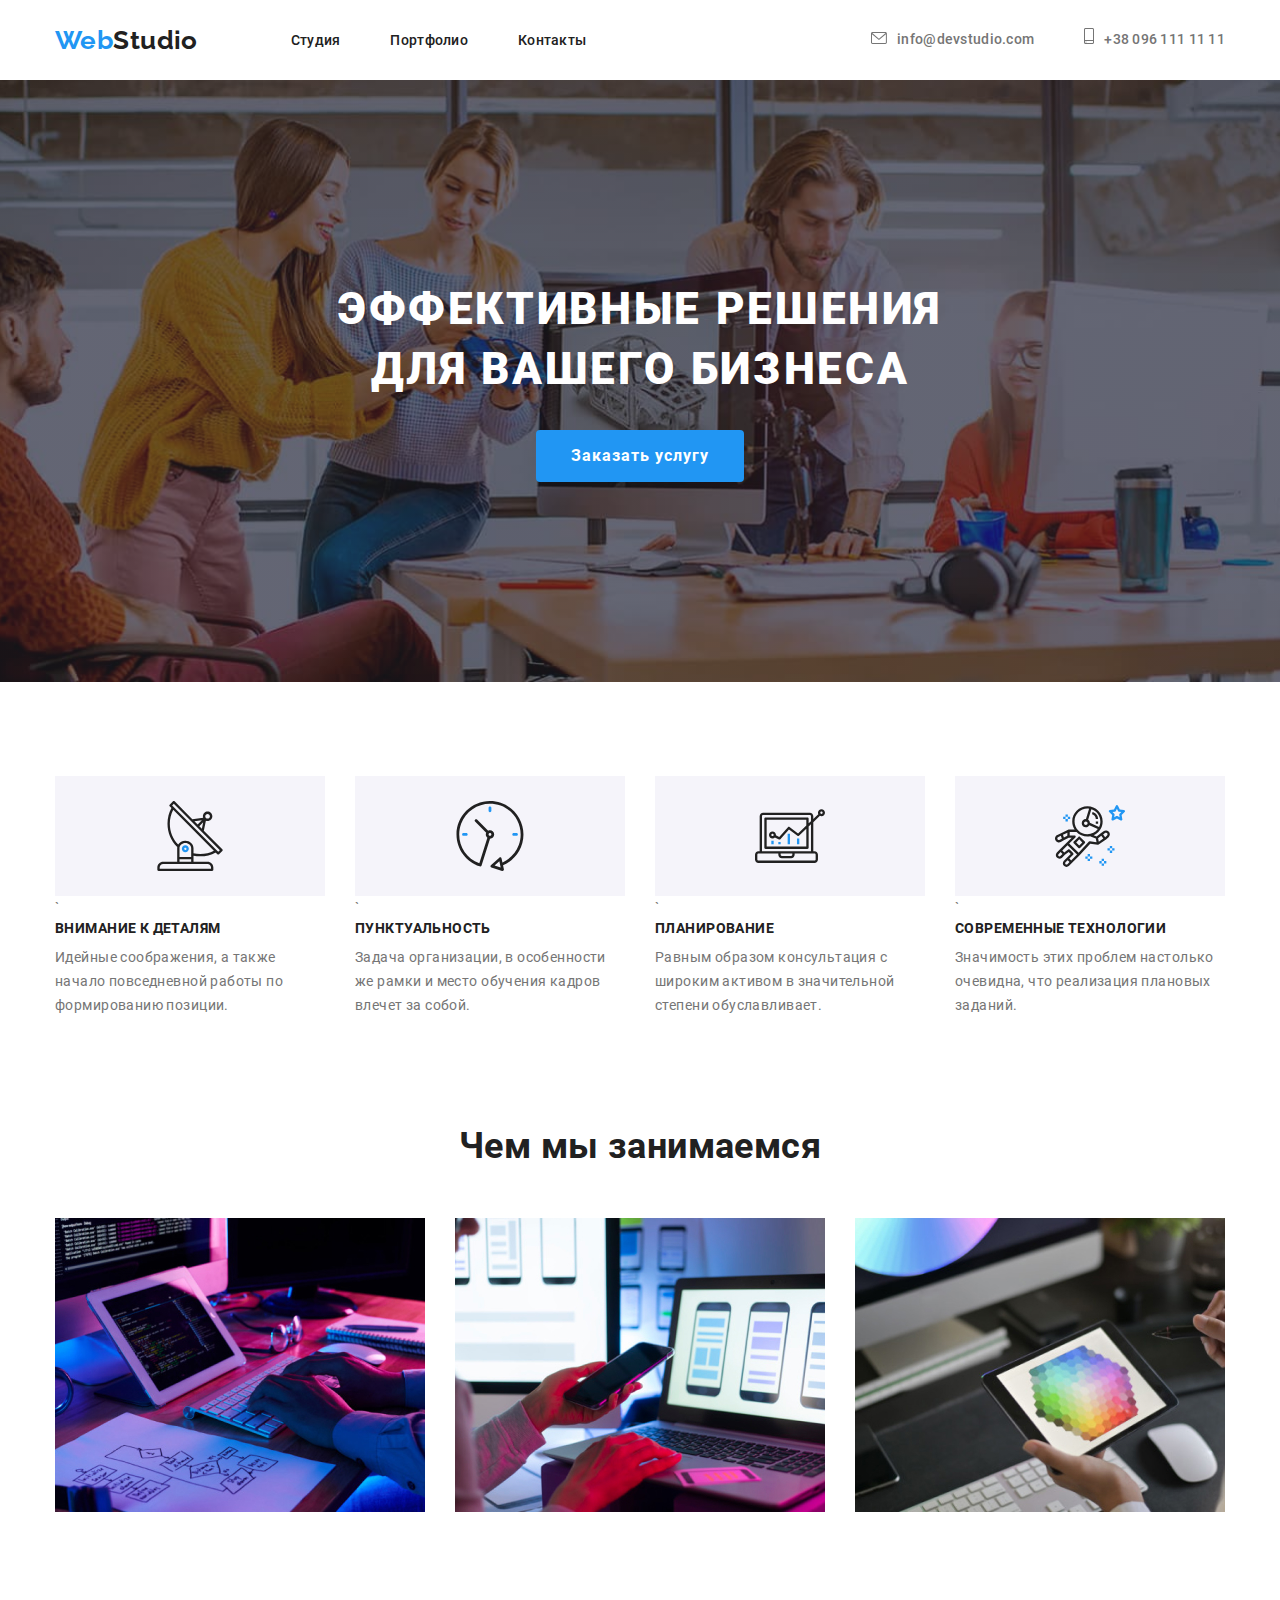
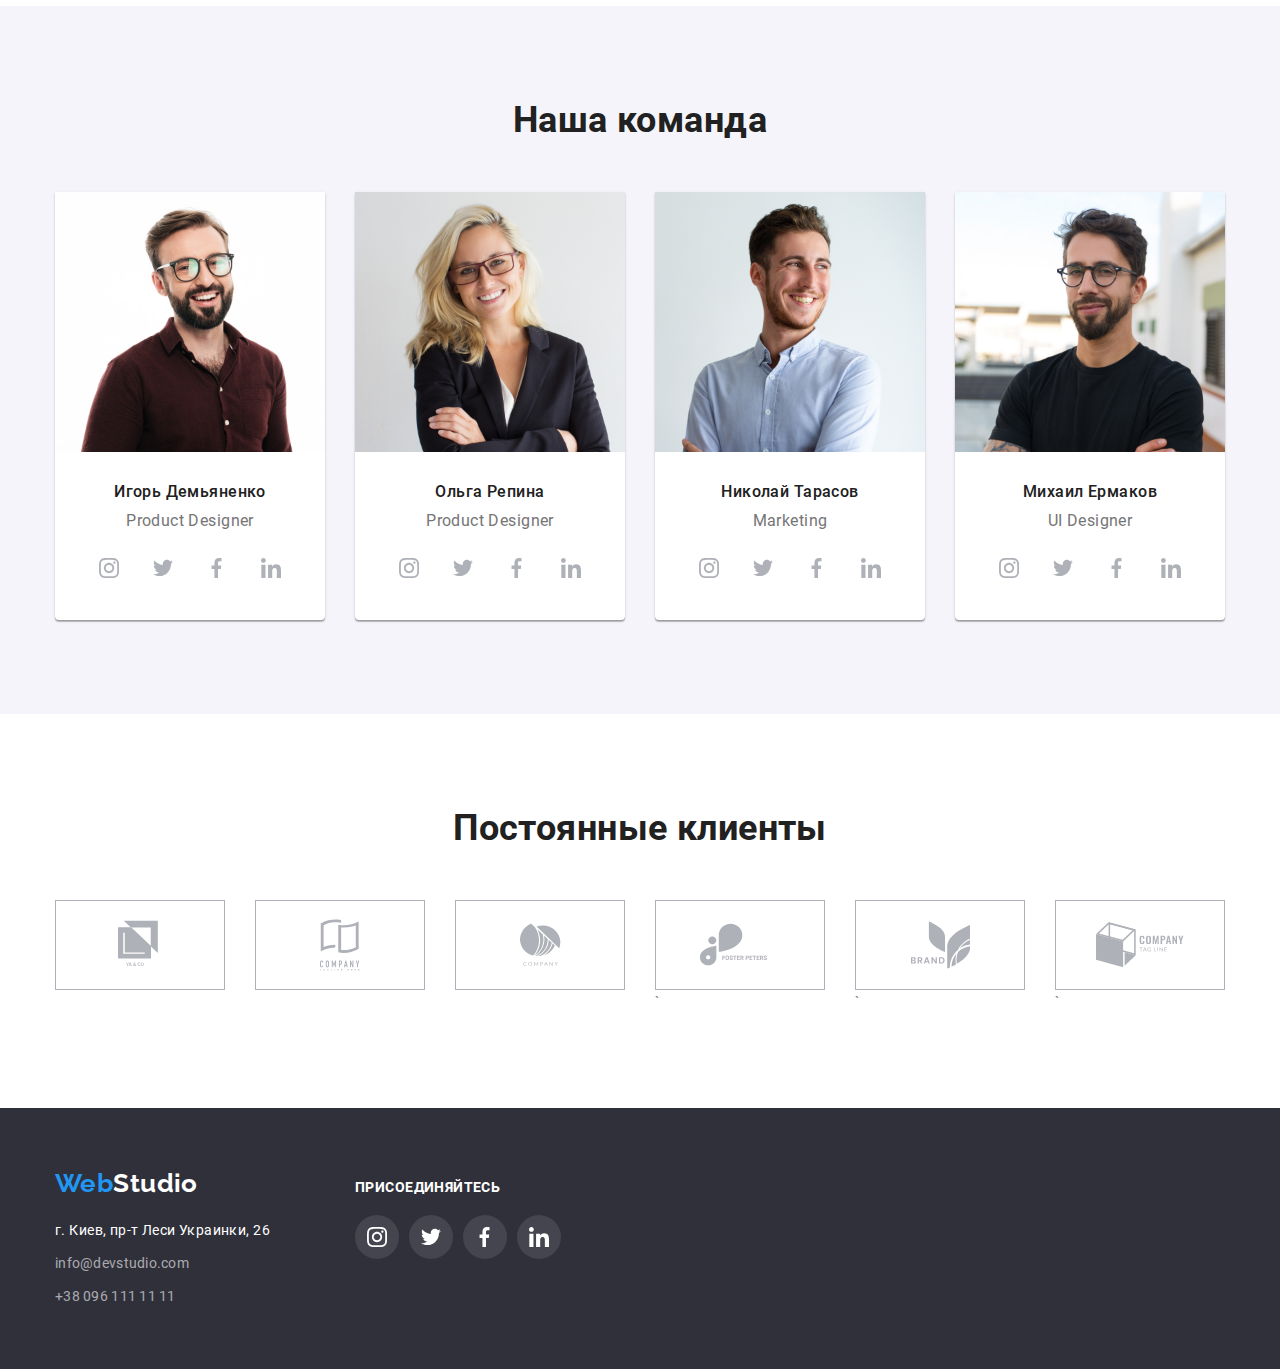
<file: index.html>
<!DOCTYPE html>
<html lang="ru">

<head>
    <meta charset="UTF-8">
    <meta name="viewport" content="width=device-width, initial-scale=1.0">
    <title>Студия</title>
    <link href="https://fonts.googleapis.com/css2?family=Raleway:wght@700&display=swap" rel="stylesheet">
    <link rel="stylesheet"
        href="https://cdnjs.cloudflare.com/ajax/libs/modern-normalize/1.0.0/modern-normalize.min.css">
    <link rel="stylesheet" href="./css/styles.css">
</head>

<body>
    <header class="header">
        <div class="container header-container">
            <nav class="navigation">
                <a href="./index.html" class="logo"><span class="logo-accent">Web</span>Studio</a>
                <ul class="list menu">
                    <li class="menu-item"><a href="" class="link menu-link">Студия</a></li>
                    <li class="menu-item"><a href="./portfolio.html" class="link menu-link">Портфолио</a></li>
                    <li class="menu-item"><a href="#contact" class="link menu-link">Контакты</a></li>
                </ul>
            </nav>

            <ul class="list contact-list">
                <li class="contact-item"><a href="mailto:info@devstudio.com" class="link mail-link"><svg class="mail-icon">
                            <use href="./icons/sprite.svg#icon-e-mail"></use>
                        </svg>info@devstudio.com</a></li>
                <li class="contact-item"><a href="tel:+380961111111" class="link tel-link"><svg class="tel-icon">
                            <use href="./icons/sprite.svg#icon-tel"></use>
                        </svg>+38 096 111 11 11</a></li>
            </ul>
        </div>
    </header>

    <main>
        <section class="hero dark-bg ">
            <div class="container hero-content">
                <h1 class="title page-title">Эффективные решения для вашего бизнеса</h1>
                <button class="btn">Заказать услугу</button>
            </div>
        </section>

        <section>
            <div class="container">
                <h2 hidden>Особенности</h2>
                <ul class="list special-list">
                    <li class="special-item">
                        <a class="special-icons-link" href="" target="_blank" rel="noopener noreferer">
                            <svg class="special-icons-svg">
                                <use href="./icons/sprite.svg#icon-antenna"></use>
                            </svg></a>`
                        <h3 class="title special-title">Внимание к деталям</h3>
                        <p>Идейные соображения, а также начало повседневной работы по формированию позиции.</p>
                    </li>
                    <li class="special-item">
                        <a class="special-icons-link" href="" target="_blank" rel="noopener noreferer">
                            <svg class="special-icons-svg">
                                <use href="./icons/sprite.svg#icon-clock"></use>
                            </svg></a>`
                        <h3 class="title special-title">Пунктуальность</h3>
                        <p>Задача организации, в особенности же рамки и место обучения кадров влечет за собой.</p>
                    </li>
                    <li class="special-item">
                        <a class="special-icons-link" href="" target="_blank" rel="noopener noreferer">
                            <svg class="special-icons-svg">
                                <use href="./icons/sprite.svg#icon-diagram"></use>
                            </svg></a>`
                        <h3 class="title special-title">Планирование</h3>
                        <p>Равным образом консультация с широким активом в значительной степени обуславливает.</p>
                    </li>
                    <li class="special-item">
                        <a class="special-icons-link" href="" target="_blank" rel="noopener noreferer">
                            <svg class="special-icons-svg">
                                <use href="./icons/sprite.svg#icon-astronaut"></use>
                            </svg></a>`
                        <h3 class="title special-title">Современные технологии</h3>
                        <p>Значимость этих проблем настолько очевидна, что реализация плановых заданий.</p>
                    </li>
                </ul>
            </div>
        </section>
        <section class="section no-padding">
            <div class="container">
                <h2 class="title section-title">Чем мы занимаемся</h2>
                <ul class="list work-list">
                    <li class="work-item">
                        <a href=""><img src="./img/img-1.jpg" alt="" width="370"></a>
                    </li>
                    <li class="work-item">
                        <a href=""><img src="./img/img-2.jpg" alt="" width="370"></a>
                    </li>
                    <li class="work-item">
                        <a href=""><img src="./img/img-3.jpg" alt="" width="370"></a>
                    </li>
                </ul>
            </div>
        </section>

        <section class="light-bg">
            <div class="container">
                <h2 class="title section-title">Наша команда</h2>
                <ul class="list team-list">
                    <li class="team-item">
                        <a class="team-gallery" href=""><img src="./img/img-4.jpg" alt="" width="270"></a>
                        <h3 class="item-title">Игорь Демьяненко</h3>
                        <p class="team-position" lang="en">Product Designer</p>
                        <div class="social-icons-block">
                            <ul class="list social-icons">
                                <li class="social-icons-item">
                                    <a class="social-icons-link" href="https://instagram.com/" target="_blank"
                                        rel="noopener noreferer" aria-label="Instagram">
                                        <svg class="social-icons-svg">
                                            <use href="./icons/sprite.svg#icon-instagram"></use>
                                        </svg>
                                    </a>
                                </li>
                                <li class="social-icons-item">
                                    <a class="social-icons-link" href="https://twitter.com/" target="_blank"
                                        rel="noopener noreferer" aria-label="Twitter">
                                        <svg class="social-icons-svg">
                                            <use href="./icons/sprite.svg#icon-twitter"></use>
                                        </svg>
                                    </a>
                                </li>
                                <li class="social-icons-item">
                                    <a class="social-icons-link" href="https://facebook.com/" target="_blank"
                                        rel="noopener noreferer" aria-label="Facebook">
                                        <svg class="social-icons-svg">
                                            <use href="./icons/sprite.svg#icon-vector"></use>
                                        </svg>
                                    </a>
                                </li>
                                <li class="social-icons-item">
                                    <a class="social-icons-link" href="https://linkedin.com/" target="_blank"
                                        rel="noopener noreferer" aria-label="Linkedin">
                                        <svg class="social-icons-svg">
                                            <use href="./icons/sprite.svg#icon-linkedin"></use>
                                        </svg>
                                    </a>
                                </li>
                            </ul>
                        </div>
                    </li>


                    <li class="team-item">
                        <a class="team-gallery" href=""><img src="./img/img-5.jpg" alt="" width="270"></a>
                        <h3 class="item-title">Ольга Репина</h3>
                        <p class="team-position" lang="en">Product Designer</p>
                        <div class="social-icons-block">
                            <ul class="list social-icons">
                                <li class="social-icons-item">
                                    <a class="social-icons-link" href="https://instagram.com/" target="_blank"
                                        rel="noopener noreferer" aria-label="Instagram">
                                        <svg class="social-icons-svg">
                                            <use href="./icons/sprite.svg#icon-instagram"></use>
                                        </svg>
                                    </a>
                                </li>
                                <li class="social-icons-item">
                                    <a class="social-icons-link" href="https://twitter.com/" target="_blank"
                                        rel="noopener noreferer" aria-label="Twitter">
                                        <svg class="social-icons-svg">
                                            <use href="./icons/sprite.svg#icon-twitter"></use>
                                        </svg>
                                    </a>
                                </li>
                                <li class="social-icons-item">
                                    <a class="social-icons-link" href="https://facebook.com/" target="_blank"
                                        rel="noopener noreferer" aria-label="Facebook">
                                        <svg class="social-icons-svg">
                                            <use href="./icons/sprite.svg#icon-vector"></use>
                                        </svg>
                                    </a>
                                </li>
                                <li class="social-icons-item">
                                    <a class="social-icons-link" href="https://linkedin.com/" target="_blank"
                                        rel="noopener noreferer" aria-label="Linkedin">
                                        <svg class="social-icons-svg">
                                            <use href="./icons/sprite.svg#icon-linkedin"></use>
                                        </svg>
                                    </a>
                                </li>
                            </ul>
                        </div>
                    </li>
                    <li class="team-item">
                        <a class="team-gallery" href=""><img src="./img/img-6.jpg" alt="" width="270"></a>
                        <h3 class="item-title">Николай Тарасов</h3>
                        <p class="team-position" lang="en">Marketing</p>
                        <div class="social-icons-block">
                            <ul class="list social-icons">
                                <li class="social-icons-item">
                                    <a class="social-icons-link" href="https://instagram.com/" target="_blank"
                                        rel="noopener noreferer" aria-label="Instagram">
                                        <svg class="social-icons-svg">
                                            <use href="./icons/sprite.svg#icon-instagram"></use>
                                        </svg>
                                    </a>
                                </li>
                                <li class="social-icons-item">
                                    <a class="social-icons-link" href="https://twitter.com/" target="_blank"
                                        rel="noopener noreferer" aria-label="Twitter">
                                        <svg class="social-icons-svg">
                                            <use href="./icons/sprite.svg#icon-twitter"></use>
                                        </svg>
                                    </a>
                                </li>
                                <li class="social-icons-item">
                                    <a class="social-icons-link" href="https://facebook.com/" target="_blank"
                                        rel="noopener noreferer" aria-label="Facebook">
                                        <svg class="social-icons-svg">
                                            <use href="./icons/sprite.svg#icon-vector"></use>
                                        </svg>
                                    </a>
                                </li>
                                <li class="social-icons-item">
                                    <a class="social-icons-link" href="https://linkedin.com/" target="_blank"
                                        rel="noopener noreferer" aria-label="Linkedin">
                                        <svg class="social-icons-svg">
                                            <use href="./icons/sprite.svg#icon-linkedin"></use>
                                        </svg>
                                    </a>
                                </li>
                            </ul>
                        </div>
                    </li>
                    <li class="team-item">
                        <a class="team-gallery" href=""><img src="./img/img-7.jpg" alt="" width="270"></a>
                        <h3 class="item-title">Михаил Ермаков</h3>
                        <p class="team-position" lang="en">UI Designer</p>
                        <div class="social-icons-block">
                            <ul class="list social-icons">
                                <li class="social-icons-item">
                                    <a class="social-icons-link" href="https://instagram.com/" target="_blank"
                                        rel="noopener noreferer" aria-label="Instagram">
                                        <svg class="social-icons-svg">
                                            <use href="./icons/sprite.svg#icon-instagram"></use>
                                        </svg>
                                    </a>
                                </li>
                                <li class="social-icons-item">
                                    <a class="social-icons-link" href="https://twitter.com/" target="_blank"
                                        rel="noopener noreferer" aria-label="Twitter">
                                        <svg class="social-icons-svg">
                                            <use href="./icons/sprite.svg#icon-twitter"></use>
                                        </svg>
                                    </a>
                                </li>
                                <li class="social-icons-item">
                                    <a class="social-icons-link" href="https://facebook.com/" target="_blank"
                                        rel="noopener noreferer" aria-label="Facebook">
                                        <svg class="social-icons-svg">
                                            <use href="./icons/sprite.svg#icon-vector"></use>
                                        </svg>
                                    </a>
                                </li>
                                <li class="social-icons-item">
                                    <a class="social-icons-link" href="https://linkedin.com/" target="_blank"
                                        rel="noopener noreferer" aria-label="Linkedin">
                                        <svg class="social-icons-svg">
                                            <use href="./icons/sprite.svg#icon-linkedin"></use>
                                        </svg>
                                    </a>
                                </li>
                            </ul>
                        </div>
                    </li>
                </ul>
            </div>
        </section>
        <section class="clients">
            <div class="container">
                <h2 class="title section-title">Постоянные клиенты</h2>
                <ul class="list clients-list">
                    <li class="clients-item">
                        <a class="clients-icons-link" href="" target="_blank" rel="noopener noreferer">
                            <svg class="clients-icons-svg" width="44px" hight="49px">
                                <use href="./icons/sprite.svg#icon-yaco"></use>
                            </svg>
                        </a>

                    </li>
                    <li class="clients-item">
                        <a class="clients-icons-link" href="" target="_blank" rel="noopener noreferer">
                            <svg class="clients-icons-svg" width="40px" hight="52px">
                                <use href="./icons/sprite.svg#icon-companytagline"></use>
                            </svg>
                        </a>
                    </li>
                    <li class="clients-item">
                        <a class="clients-icons-link" href="" target="_blank" rel="noopener noreferer">
                            <svg class="clients-icons-svg" width="41px" hight="42px">
                                <use href="./icons/sprite.svg#icon-company"></use>
                            </svg></a>
                    </li>
                    <li class="clients-item">
                        <a class="clients-icons-link" href="" target="_blank" rel="noopener noreferer">
                            <svg class="clients-icons-svg" width="80px" hight="42px">
                                <use href="./icons/sprite.svg#icon-foster"></use>
                            </svg></a>`
                    </li>
                    <li class="clients-item">
                        <a class="clients-icons-link" href="" target="_blank" rel="noopener noreferer">
                            <svg class="clients-icons-svg" width="59px" hight="47px">
                                <use href="./icons/sprite.svg#icon-brand"></use>
                            </svg></a>`
                    </li>
                    <li class="clients-item">
                        <a class="clients-icons-link" href="" target="_blank" rel="noopener noreferer">
                            <svg class="clients-icons-svg" width="88px" hight="45px">
                                <use href="./icons/sprite.svg#icon-tagline"></use>
                            </svg></a>`
                    </li>
                </ul>
            </div>
        </section>
    </main>
    <footer class="dark-bg footer">
        <div class="container footer-container">
            <div class="footer-widget">
                <a href="./index.html" class="logo footer-logo"><span class="logo-accent">Web</span>Studio</a>
                <address id="contact">
                    <p class="address">г. Киев, пр-т Леси Украинки, 26</p>
                    <ul class="list footer-contact">
                        <li class="footer-contact-item"><a href="mailto:info@devstudio.com"
                                class="link mail-link">info@devstudio.com</a>
                        </li>
                        <li class="footer-contact-item"><a href="tel:+380961111111" class="link tel-link">+38 096 111 11
                                11</a>
                        </li>
                    </ul>

                </address>
            </div>
            <div class="footer-widget">
                <b class="join">присоединяйтесь</b>
                <ul class="list social-icons-footer">
                    <li class="social-icons-item">
                        <a class="social-icons-link-footer" href="https://instagram.com/" target="_blank"
                            rel="noopener noreferer" aria-label="Instagram">
                            <svg class="social-icons-svg-footer">
                                <use href="./icons/sprite.svg#icon-instagram"></use>
                            </svg>
                        </a>
                    </li>
                    <li class="social-icons-item">
                        <a class="social-icons-link-footer" href="https://twitter.com/" target="_blank"
                            rel="noopener noreferer" aria-label="Twitter">
                            <svg class="social-icons-svg-footer">
                                <use href="./icons/sprite.svg#icon-twitter"></use>
                            </svg>
                        </a>
                    </li>
                    <li class="social-icons-item">
                        <a class="social-icons-link-footer" href="https://facebook.com/" target="_blank"
                            rel="noopener noreferer" aria-label="Facebook">
                            <svg class="social-icons-svg-footer">
                                <use href="./icons/sprite.svg#icon-vector"></use>
                            </svg>
                        </a>
                    </li>
                    <li class="social-icons-item">
                        <a class="social-icons-link-footer" href="https://linkedin.com/" target="_blank"
                            rel="noopener noreferer" aria-label="Linkedin">
                            <svg class="social-icons-svg-footer">
                                <use href="./icons/sprite.svg#icon-linkedin"></use>
                            </svg>
                        </a>
                    </li>
                </ul>

            </div>
            <div class="footer-widget"></div>
        </div>
    </footer>

</body>

</html>
</file>
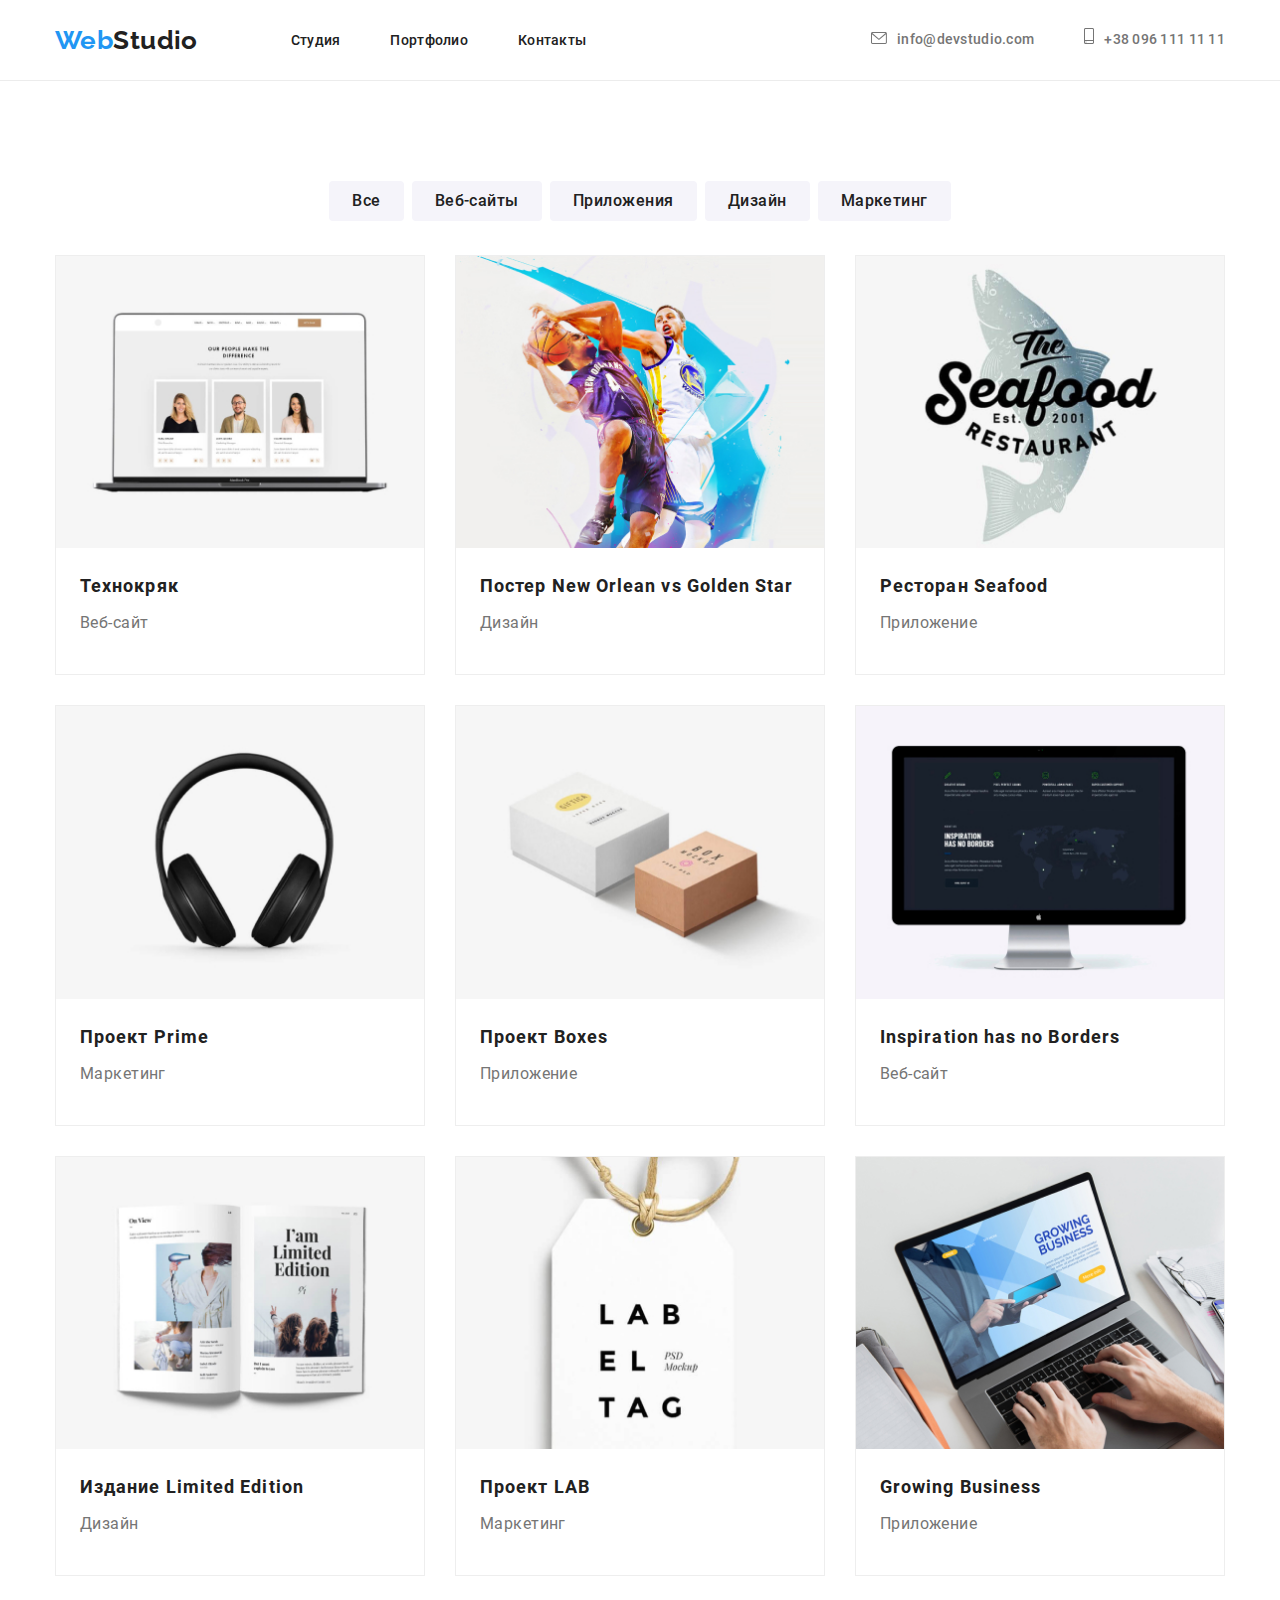
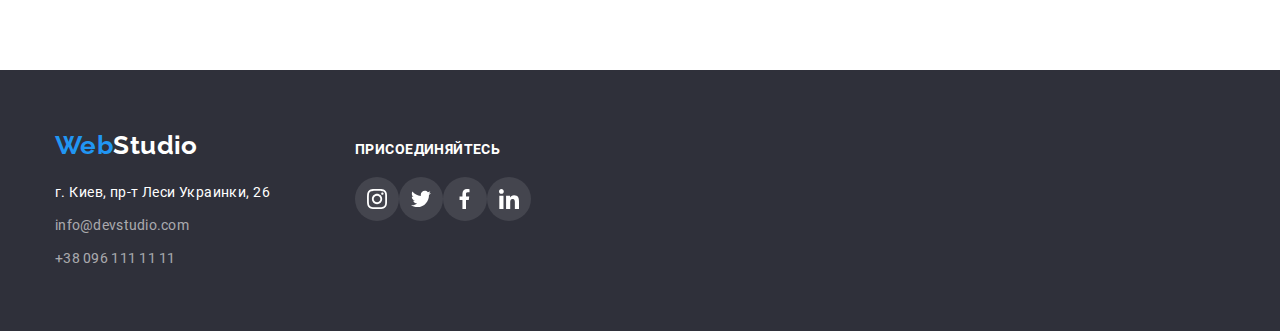
<file: portfolio.html>
<!DOCTYPE html>
<html lang="ru">

<head>
    <meta charset="UTF-8">
    <meta name="viewport" content="width=device-width, initial-scale=1.0">
    <title>Портфолио</title>
    <link href="https://fonts.googleapis.com/css2?family=Raleway:wght@700&display=swap" rel="stylesheet">
    <link rel="stylesheet"
        href="https://cdnjs.cloudflare.com/ajax/libs/modern-normalize/1.0.0/modern-normalize.min.css">
    <link rel="stylesheet" href="./css/portfolio.css">
</head>

<body>
    <header class="header">
        <div class="container header-container">
            <nav class="navigation">
                <a href="./index.html" class="logo"><span class="logo-accent">Web</span>Studio</a>
                <ul class="menu list">
                    <li class="menu-item"><a href="./index.html" class="link menu-link">Студия</a></li>
                    <li class="menu-item"><a href="" class="link menu-link">Портфолио</a></li>
                    <li class="menu-item"><a href="#contact" class="link menu-link">Контакты</a></li>
                </ul>
            </nav>

            <ul class="list contact-list">
                <li class="contact-item"><a href="mailto:info@devstudio.com" class="link mail-link"><svg
                            class="mail-icon">
                            <use href="./icons/sprite.svg#icon-e-mail"></use>
                        </svg>info@devstudio.com</a></li>
                <li class="contact-item"><a href="tel:+380961111111" class="link tel-link"><svg class="tel-icon">
                            <use href="./icons/sprite.svg#icon-tel"></use>
                        </svg>+38 096 111 11 11</a></li>
            </ul>
        </div>
    </header>

    <main>
        <section class="portfolio-nav">
            <div class="container">
                <ul class="list portfolio-list">
                    <li class="portfolio-item"><button type="button" class="btn">Все</button></li>
                    <li class="portfolio-item"><button type="button" class="btn">Веб-сайты</button></li>
                    <li class="portfolio-item"><button type="button" class="btn">Приложения</button></li>
                    <li class="portfolio-item"><button type="button" class="btn">Дизайн</button></li>
                    <li class="portfolio-item"><button type="button" class="btn">Маркетинг</button></li>
                </ul>

                <h1 hidden>Проекты</h1>
                <ul class="list project-list">
                    <li class="project-item">
                        <a class="team-gallery" href=""><img src="./img/img-8.jpg" alt="" width="370"></a>
                        <div class="project-text">
                            <h2 class="project-title">Технокряк</h2>
                            <p class="project-position">Веб-сайт</p>
                        </div>

                    </li>
                    <li class="project-item">
                        <a class="team-gallery" href=""><img src="./img/img-9.jpg" alt="" width="370"></a>
                        <div class="project-text">
                            <h2 class="project-title">Постер New Orlean vs Golden Star</h2>
                            <p class="project-position">Дизайн</p>
                        </div>
                    </li>
                    <li class="project-item">
                        <a class="team-gallery" href=""><img src="./img/img-10.jpg" alt="" width="370"></a>
                        <div class="project-text">
                            <h2 class="project-title">Ресторан Seafood</h2>
                            <p class="project-position">Приложение</p>
                        </div>
                    </li>
                    <li class="project-item">
                        <a class="team-gallery" href=""><img src="./img/img-11.jpg" alt="" width="370"></a>
                        <div class="project-text">
                            <h2 class="project-title">Проект Prime</h2>
                            <p class="project-position">Маркетинг</p>
                        </div>
                    </li>
                    <li class="project-item">
                        <a class="team-gallery" href=""><img src="./img/img-12.jpg" alt="" width="370"></a>
                        <div class="project-text">
                            <h2 class="project-title">Проект Boxes</h2>
                            <p class="project-position">Приложение</p>
                        </div>
                    </li>
                    <li class="project-item">
                        <a class="team-gallery" href=""><img src="./img/img-13.jpg" alt="" width="370"></a>
                        <div class="project-text">
                            <h2 class="project-title">Inspiration has no Borders</h2>
                            <p class="project-position">Веб-сайт</p>
                        </div>
                    </li>
                    <li class="project-item">
                        <a class="team-gallery" href=""><img src="./img/img-14.jpg" alt="" width="370"></a>
                        <div class="project-text">
                            <h2 class="project-title">Издание Limited Edition</h2>
                            <p class="project-position">Дизайн</p>
                        </div>
                    </li>
                    <li class="project-item">
                        <a class="team-gallery" href=""><img src="./img/img-15.jpg" alt="" width="370"></a>
                        <div class="project-text">
                            <h2 class="project-title">Проект LAB</h2>
                            <p class="project-position">Маркетинг</p>
                        </div>
                    </li>
                    <li class="project-item">
                        <a class="team-gallery" href=""><img src="./img/img-16.jpg" alt="" width="370"></a>
                        <div class="project-text">
                            <h2 class="project-title">Growing Business</h2>
                            <p class="project-position">Приложение</p>
                        </div>
                    </li>
                </ul>
            </div>
        </section>
    </main>
    <footer class="dark-bg footer">
        <div class="container footer-container">
            <div class="footer-widget">
                <a href="./index.html" class="logo footer-logo"><span class="logo-accent">Web</span>Studio</a>
                <address id="contact">
                    <p class="address">г. Киев, пр-т Леси Украинки, 26</p>
                    <ul class="list footer-contact">
                        <li class="footer-contact-item"><a href="mailto:info@devstudio.com"
                                class="link mail-link">info@devstudio.com</a>
                        </li>
                        <li class="footer-contact-item"><a href="tel:+380961111111" class="link tel-link">+38 096 111 11
                                11</a>
                        </li>
                    </ul>

                </address>
            </div>
            <div class="footer-widget">
                <b class="join">присоединяйтесь</b>
                <ul class="list social-icons-footer">
                    <li class="social-icons-item">
                        <a class="social-icons-link-footer" href="https://instagram.com/" target="_blank"
                            rel="noopener noreferer" aria-label="Instagram">
                            <svg class="social-icons-svg-footer">
                                <use href="./icons/sprite.svg#icon-instagram"></use>
                            </svg>
                        </a>
                    </li>
                    <li class="social-icons-item">
                        <a class="social-icons-link-footer" href="https://twitter.com/" target="_blank"
                            rel="noopener noreferer" aria-label="Twitter">
                            <svg class="social-icons-svg-footer">
                                <use href="./icons/sprite.svg#icon-twitter"></use>
                            </svg>
                        </a>
                    </li>
                    <li class="social-icons-item">
                        <a class="social-icons-link-footer" href="https://facebook.com/" target="_blank"
                            rel="noopener noreferer" aria-label="Facebook">
                            <svg class="social-icons-svg-footer">
                                <use href="./icons/sprite.svg#icon-vector"></use>
                            </svg>
                        </a>
                    </li>
                    <li class="social-icons-item">
                        <a class="social-icons-link-footer" href="https://linkedin.com/" target="_blank"
                            rel="noopener noreferer" aria-label="Linkedin">
                            <svg class="social-icons-svg-footer">
                                <use href="./icons/sprite.svg#icon-linkedin"></use>
                            </svg>
                        </a>
                    </li>
                </ul>

            </div>
            <div class="footer-widget"></div>
        </div>
    </footer>
</body>

</html>
</file>
<file: css/styles.css>
/* Raleway 700, 
  Roboto 400, 500, 900, 700

  /* roboto-regular - latin_cyrillic */
@font-face {
  font-family: "Roboto";
  font-style: normal;
  font-weight: 400;
  src: url("../fonts/Roboto/roboto-v20-latin_cyrillic-regular.eot");
  src: local("Roboto"), local("Roboto-Regular"),
    url("../fonts/Roboto/roboto-v20-latin_cyrillic-regular.eot?#iefix") format("embedded-opentype"),
    url("../fonts/Roboto/roboto-v20-latin_cyrillic-regular.woff2") format("woff2"),
    url("../fonts/Roboto/roboto-v20-latin_cyrillic-regular.woff") format("woff"),
    url("../fonts/Roboto/roboto-v20-latin_cyrillic-regular.ttf") format("truetype"),
    url("../fonts/Roboto/roboto-v20-latin_cyrillic-regular.svg#Roboto") format("svg");
}
/* roboto-500 - latin_cyrillic */
@font-face {
  font-family: "Roboto";
  font-style: normal;
  font-weight: 500;
  src: url("../fonts/Roboto/roboto-v20-latin_cyrillic-500.eot");
  src: local("Roboto Medium"), local("Roboto-Medium"),
    url("../fonts/Roboto/roboto-v20-latin_cyrillic-500.eot?#iefix") format("embedded-opentype"),
    url("../fonts/Roboto/roboto-v20-latin_cyrillic-500.woff2") format("woff2"),
    url("../fonts/Roboto/roboto-v20-latin_cyrillic-500.woff") format("woff"),
    url("../fonts/Roboto/roboto-v20-latin_cyrillic-500.ttf") format("truetype"),
    url("../fonts/Roboto/roboto-v20-latin_cyrillic-500.svg#Roboto") format("svg");
}
/* roboto-700 - latin_cyrillic */
@font-face {
  font-family: "Roboto";
  font-style: normal;
  font-weight: 700;
  src: url("../fonts/Roboto/roboto-v20-latin_cyrillic-700.eot");
  src: local("Roboto Bold"), local("Roboto-Bold"),
    url("../fonts/Roboto/roboto-v20-latin_cyrillic-700.eot?#iefix") format("embedded-opentype"),
    url("../fonts/Roboto/roboto-v20-latin_cyrillic-700.woff2") format("woff2"),
    url("../fonts/Roboto/roboto-v20-latin_cyrillic-700.woff") format("woff"),
    url("../fonts/Roboto/roboto-v20-latin_cyrillic-700.ttf") format("truetype"),
    url("../fonts/Roboto/roboto-v20-latin_cyrillic-700.svg#Roboto") format("svg");
}
/* roboto-900 - latin_cyrillic */
@font-face {
  font-family: "Roboto";
  font-style: normal;
  font-weight: 900;
  src: url("../fonts/Roboto/roboto-v20-latin_cyrillic-900.eot");
  src: local("Roboto Black"), local("Roboto-Black"),
    url("../fonts/Roboto/roboto-v20-latin_cyrillic-900.eot?#iefix") format("embedded-opentype"),
    url("../fonts/Roboto/roboto-v20-latin_cyrillic-900.woff2") format("woff2"),
    url("../fonts/Roboto/roboto-v20-latin_cyrillic-900.woff") format("woff"),
    url("../fonts/Roboto/roboto-v20-latin_cyrillic-900.ttf") format("truetype"),
    url("../fonts/Roboto/roboto-v20-latin_cyrillic-900.svg#Roboto") format("svg");
}

:root {
  --main-text-cl: #757575;
  --accent-cl: #2196f3;
  --black: #212121;
  --white: #ffffff;
  --dark-bg: #2f303a;
  --light-bg: #f5f4fa;
  --icons-bg: #afb1b8;
}

html {
  box-sizing: border-box;
}

*,
*::before,
*::after {
  box-sizing: inherit;
}

body {
  font-family: "Roboto", sans-serif;
  font-weight: 400;
  font-size: 14px;
  line-height: 1.714;
  letter-spacing: 0.03em;
  color: var(--main-text-cl);
}

h1,
h2,
h3,
p {
  margin-top: 0;
}

img {
  display: block;
  max-width: 100%;
  height: auto;
}

address {
  font-style: normal;
}

.container {
  width: 1200px;
  padding-left: 15px;
  padding-right: 15px;
  margin-left: auto;
  margin-right: auto;
}

.list {
  list-style: none;
  padding: 0;
  margin: 0;
}

.link {
  color: inherit;
  text-decoration: none;
}

.link:hover,
.link:focus {
  color: var(--accent-cl);
}

.btn {
  display: inline-block;
  background-color: var(--accent-cl);
  border-radius: 4px;
  /*box-shadow: 0px 4px 4px rgba(0, 0, 0, 0.15);*/
  padding: 10px 34px;
  min-width: 200px;
  text-align: center;
  border: 1px solid transparent;

  font-family: inherit;
  font-weight: 700;
  font-size: 16px;
  line-height: 1.875;
  align-items: center;
  letter-spacing: 0.06em;
  color: var(--black);
}

.menu {
  display: flex;
  margin-left: 93px;
}

.menu-item:not(:last-child) {
  margin-right: 50px;
}

.menu-link {
  display: block;
  padding-top: 32px;
  padding-bottom: 32px;

  font-weight: 500;
  font-size: 14px;
  line-height: 1.142;
  letter-spacing: 0.02em;
  color: var(--black);
}

.title {
  font-family: inherit;
  color: var(--black);
}

.page-title {
  margin-bottom: 30px;
  font-weight: 900;
  font-size: 44px;
  line-height: 1.363;
  letter-spacing: 0.06em;
  text-transform: uppercase;
}

section {
  padding-top: 94px;
  padding-bottom: 94px;
}

.section.no-padding {
  padding-top: 0;
}

.section-title {
  margin-bottom: 50px;
  font-weight: 700;
  font-size: 36px;
  line-height: 1.166;
  text-align: center;
}

.item-title {
  margin-bottom: 10px;
  font-weight: 500;
  font-size: 16px;
  line-height: 1.187;
  color: var(--black);
}

/* .header {
  background-color: gray;
} */

.header-container {
  display: flex;
  justify-content: flex-start;
  align-items: center;
}

.navigation {
  display: flex;
  align-items: center;
  margin-right: auto;
}

.logo {
  font-family: "Raleway", sans-serif;
  font-weight: 700;
  font-size: 26px;
  line-height: 1.192;
  color: var(--black);
  text-decoration: none;
}

.logo-accent {
  color: var(--accent-cl);
}

.contact-list {
  display: flex;
}

.contact-item:not(:last-child) {
  margin-right: 50px;
}

.mail-link,
.tel-link {
  font-weight: 500;
  font-size: 14px;
  line-height: 1.142;
  letter-spacing: 0.02em;
}

.mail-icon {
  display: inline-flex;
  justify-content: center;
  align-items: center;
  margin-right: 10px;
  margin-top: auto;
  margin-bottom: auto;
  width: 16px;
  height: 12px;
  fill: var(--main-text-cl);
}

.tel-icon {
  display: inline-flex;
  justify-content: center;
  align-items: center;
  margin-right: 10px;
  margin-top: auto;
  margin-bottom: auto;
  width: 10px;
  height: 16px;
  fill: var(--main-text-cl);
}

.contact-item:hover,
.contact-item:focus {
  fill: var(--accent-cl);
}

.contact-item:hover .mail-icon,
.contact-item:focus .mail-icon {
  fill: var(--accent-cl);
}

.contact-item:hover .tel-icon,
.contact-item:focus .tel-icon {
  fill: var(--accent-cl);
}

.hero {
  padding-top: 200px;
  padding-bottom: 200px;
  background-image: linear-gradient(to right, rgba(47, 48, 58, 0.4), rgba(47, 48, 58, 0.4)), url(../img/hero.jpg);
  background-repeat: no-repeat;
  background-size: cover;
  background-position: center;
}

.hero-content {
  max-width: 696px;
  text-align: center;
}

.special-list {
  display: flex;
  /* justify-content: space-between; */
  flex-wrap: wrap;
  margin-right: -30px;
  margin-top: -30px;
}

.special-item {
  flex-basis: calc(100% / 4 - 30px);
  margin-right: 30px;
  margin-top: 30px;
}

.special-title {
  margin-bottom: 10px;
  font-weight: 700;
  font-size: 14px;
  line-height: 1.142;
  text-transform: uppercase;
}

.special-icons-link {
  display: flex;
  justify-content: center;
  align-items: center;
  width: 270px;
  height: 120px;
  background-color: var(--light-bg);
}

.special-icons-svg {
  width: 70px;
  height: 70px;
  fill: var(--icons-bg);
}

.work-list {
  display: flex;
  /* justify-content: space-between; */
  flex-wrap: wrap;
  margin-right: -30px;
  margin-top: -30px;
}

.work-item {
  flex-basis: calc(100% / 3 - 30px);
  margin-right: 30px;
  margin-top: 30px;
  /* width: calc((100% - 60px) / 3); */
}

.team-list {
  display: flex;
  /* justify-content: space-between; */
  flex-wrap: wrap;
  margin-right: -30px;
  margin-top: -30px;
}

.team-item {
  flex-basis: calc(100% / 4 - 30px);
  /* width: calc((100% - 90px) / 4); */
  margin-right: 30px;
  margin-top: 30px;
  text-align: center;
  background-color: var(--white);
  box-shadow: 0px 1px 3px rgba(0, 0, 0, 0.12), 0px 1px 1px rgba(0, 0, 0, 0.14), 0px 2px 1px rgba(0, 0, 0, 0.2);
  border-radius: 0px 0px 4px 4px;
}

.team-gallery {
  display: block;
  margin-bottom: 30px;
}

.team-position {
  font-size: 16px;
  line-height: 1.187;
  color: var(--main-text-cl);
}

.social-icons-block {
  margin: 16px 32px 30px 32px;
}

.social-icons {
  display: flex;
  justify-content: center;
}

.social-icons-item:not(:last-child) {
  margin-right: 10px;
}

.social-icons-link {
  display: flex;
  justify-content: center;
  align-items: center;
  width: 44px;
  height: 44px;
  background-color: var(--white);
  border-radius: 50%;
}

.social-icons-svg {
  width: 20px;
  height: 20px;
  fill: var(--icons-bg);
}

.social-icons-link:hover,
.social-icons-link:focus {
  background-color: var(--accent-cl);
}

.social-icons-link:hover .social-icons-svg,
.social-icons-link:focus .social-icons-svg {
  fill: var(--white);
}

.clients-list {
  display: flex;
  /* justify-content: center; */
  flex-wrap: wrap;
  margin-right: -30px;
  margin-top: -30px;
}

.clients-icons-link {
  display: flex;
  justify-content: center;
  align-items: center;
  width: 170px;
  height: 90px;
  background-color: var(--white);
  border: 1px solid #afb1b8;
}

.clients-item {
  flex-basis: calc(100% / 6 - 30px);
  margin-right: 30px;
  margin-top: 30px;
}
/* .clients-item:not(:last-child) {
  margin-right: 30px;
} */

.clients-icons-svg {
  fill: var(--icons-bg);
}

.clients-icons-link:hover,
.clients-icons-link:focus {
  border: 1px solid var(--accent-cl);
}

.clients-icons-link:hover .clients-icons-svg,
.clients-icons-link:focus .clients-icons-svg {
  fill: var(--accent-cl);
}

.footer {
  padding-top: 60px;
  padding-bottom: 60px;
}

.footer-container {
  display: flex;
  align-items: baseline;
  justify-content: space-between;
}

.footer-widget {
  width: calc((50% - 45px) / 2);
}

.footer-widget:last-child {
  width: calc(50% - 15px);
}

.footer-logo {
  display: block;
  margin-bottom: 20px;
}

.address {
  margin: 0;
  margin-bottom: 9px;
}

.footer-contact .footer-contact-item:not(:last-child) {
  margin-bottom: 9px;
}

.join {
  display: block;
  margin-bottom: 20px;

  font-weight: bold;
  font-size: 14px;
  line-height: 1.142;
  letter-spacing: 0.03em;
  text-transform: uppercase;

  color: var(--white);
}

.social-icons-footer {
  display: flex;
}

.social-icons-link-footer {
  display: flex;
  justify-content: center;
  align-items: center;
  width: 44px;
  height: 44px;
  background: rgba(255, 255, 255, 0.1);
  border-radius: 50%;
}

.social-icons-svg-footer {
  width: 20px;
  height: 20px;
  fill: var(--white);
}

.social-icons-link-footer:hover,
.social-icons-link-footer:focus {
  background-color: var(--accent-cl);
}

/* .social-icons-link-footer:hover .social-icons-svg-footer,
.social-icons-link-footer:focus .social-icons-svg-footer {
  fill: var(--white);
} */

.dark-bg {
  background-color: var(--dark-bg);
  color: var(--white);
}

.dark-bg .page-title,
.dark-bg .btn,
.dark-bg .logo {
  color: var(--white);
}

.dark-bg .mail-link,
.dark-bg .tel-link {
  font-weight: 400;
  color: rgba(255, 255, 255, 0.6);
}

.light-bg {
  background-color: var(--light-bg);
}
</file>
<file: css/portfolio.css>
@font-face {
  font-family: "Roboto";
  font-style: normal;
  font-weight: 400;
  src: url("../fonts/Roboto/roboto-v20-latin_cyrillic-regular.eot");
  src: local("Roboto"), local("Roboto-Regular"),
    url("../fonts/Roboto/roboto-v20-latin_cyrillic-regular.eot?#iefix") format("embedded-opentype"),
    url("../fonts/Roboto/roboto-v20-latin_cyrillic-regular.woff2") format("woff2"),
    url("../fonts/Roboto/roboto-v20-latin_cyrillic-regular.woff") format("woff"),
    url("../fonts/Roboto/roboto-v20-latin_cyrillic-regular.ttf") format("truetype"),
    url("../fonts/Roboto/roboto-v20-latin_cyrillic-regular.svg#Roboto") format("svg");
}
/* roboto-500 - latin_cyrillic */
@font-face {
  font-family: "Roboto";
  font-style: normal;
  font-weight: 500;
  src: url("../fonts/Roboto/roboto-v20-latin_cyrillic-500.eot");
  src: local("Roboto Medium"), local("Roboto-Medium"),
    url("../fonts/Roboto/roboto-v20-latin_cyrillic-500.eot?#iefix") format("embedded-opentype"),
    url("../fonts/Roboto/roboto-v20-latin_cyrillic-500.woff2") format("woff2"),
    url("../fonts/Roboto/roboto-v20-latin_cyrillic-500.woff") format("woff"),
    url("../fonts/Roboto/roboto-v20-latin_cyrillic-500.ttf") format("truetype"),
    url("../fonts/Roboto/roboto-v20-latin_cyrillic-500.svg#Roboto") format("svg");
}
/* roboto-700 - latin_cyrillic */
@font-face {
  font-family: "Roboto";
  font-style: normal;
  font-weight: 700;
  src: url("../fonts/Roboto/roboto-v20-latin_cyrillic-700.eot");
  src: local("Roboto Bold"), local("Roboto-Bold"),
    url("../fonts/Roboto/roboto-v20-latin_cyrillic-700.eot?#iefix") format("embedded-opentype"),
    url("../fonts/Roboto/roboto-v20-latin_cyrillic-700.woff2") format("woff2"),
    url("../fonts/Roboto/roboto-v20-latin_cyrillic-700.woff") format("woff"),
    url("../fonts/Roboto/roboto-v20-latin_cyrillic-700.ttf") format("truetype"),
    url("../fonts/Roboto/roboto-v20-latin_cyrillic-700.svg#Roboto") format("svg");
}
/* roboto-900 - latin_cyrillic */
@font-face {
  font-family: "Roboto";
  font-style: normal;
  font-weight: 900;
  src: url("../fonts/Roboto/roboto-v20-latin_cyrillic-900.eot");
  src: local("Roboto Black"), local("Roboto-Black"),
    url("../fonts/Roboto/roboto-v20-latin_cyrillic-900.eot?#iefix") format("embedded-opentype"),
    url("../fonts/Roboto/roboto-v20-latin_cyrillic-900.woff2") format("woff2"),
    url("../fonts/Roboto/roboto-v20-latin_cyrillic-900.woff") format("woff"),
    url("../fonts/Roboto/roboto-v20-latin_cyrillic-900.ttf") format("truetype"),
    url("../fonts/Roboto/roboto-v20-latin_cyrillic-900.svg#Roboto") format("svg");
}

:root {
  --main-text-cl: #757575;
  --accent-cl: #2196f3;
  --black: #212121;
  --white: #ffffff;
  --dark-bg: #2f303a;
  --light-bg: #f5f4fa;
}

html {
  box-sizing: border-box;
}

*,
*::before,
*::after {
  box-sizing: inherit;
}

body {
  font-family: "Roboto", sans-serif;
  font-weight: 400;
  font-size: 14px;
  line-height: 1.714;
  letter-spacing: 0.03em;
  color: var(--main-text-cl);
}

h1,
h2,
h3,
p {
  margin-top: 0;
}

img {
  display: block;
  max-width: 100%;
  height: auto;
}

address {
  font-style: normal;
}

.container {
  width: 1200px;
  padding-left: 15px;
  padding-right: 15px;
  margin-left: auto;
  margin-right: auto;
}

.list {
  list-style: none;
  padding: 0;
  margin: 0;
}

.link {
  color: inherit;
  text-decoration: none;
}

.link:hover,
.link:focus {
  color: var(--accent-cl);
}

.btn {
  display: inline-block;
  padding: 6px 22px;
  border-radius: 4px;
  border: 1px solid transparent;

  font-family: inherit;
  font-weight: 500;
  font-size: 16px;
  line-height: 1.625;
  text-align: center;
  letter-spacing: 0.03em;
  color: var(--black);
  background-color: var(--light-bg);
}

.btn:hover,
.btn:focus {
  color: var(--white);
  background-color: var(--accent-cl);
  outline: none;
  box-shadow: 0px 3px 1px rgba(0, 0, 0, 0.1), 0px 1px 2px rgba(0, 0, 0, 0.08), 0px 2px 2px rgba(0, 0, 0, 0.12);
}

.btn:active {
  box-shadow: 0px 4px 4px rgba(0, 0, 0, 0.25);
  outline: none;
  color: var(--black);
  background-color: var(--light-bg);
}
.menu {
  display: flex;
  margin-left: 93px;
}

.menu-item:not(:last-child) {
  margin-right: 50px;
}

.menu-link {
  display: block;
  padding-top: 32px;
  padding-bottom: 32px;

  font-weight: 500;
  font-size: 14px;
  line-height: 1.142;
  letter-spacing: 0.02em;
  color: var(--black);
}

section {
  padding-top: 94px;
  padding-bottom: 94px;
}

/* .header {
  background-color: gray;
} */

.header-container {
  display: flex;
  justify-content: flex-start;
  align-items: center;
}

.navigation {
  display: flex;
  align-items: center;
  margin-right: auto;
}

.logo {
  font-family: "Raleway", sans-serif;
  font-weight: 700;
  font-size: 26px;
  line-height: 1.192;
  color: var(--black);
  text-decoration: none;
}

.logo-accent {
  color: var(--accent-cl);
}

.contact-list {
  display: flex;
}

.contact-item:not(:last-child) {
  margin-right: 50px;
}

.mail-link,
.tel-link {
  font-weight: 500;
  font-size: 14px;
  line-height: 1.142;
  letter-spacing: 0.02em;
}

.mail-icon {
  display: inline-flex;
  justify-content: center;
  align-items: center;
  margin-right: 10px;
  margin-top: auto;
  margin-bottom: auto;
  width: 16px;
  height: 12px;
  fill: var(--main-text-cl);
}

.tel-icon {
  display: inline-flex;
  justify-content: center;
  align-items: center;
  margin-right: 10px;
  margin-top: auto;
  margin-bottom: auto;
  width: 10px;
  height: 16px;
  fill: var(--main-text-cl);
}

.contact-item:hover,
.contact-item:focus {
  fill: var(--accent-cl);
}

.contact-item:hover .mail-icon,
.contact-item:focus .mail-icon {
  fill: var(--accent-cl);
}

.contact-item:hover .tel-icon,
.contact-item:focus .tel-icon {
  fill: var(--accent-cl);
}

.portfolio-nav {
  background-color: #ffffff;
  border-top: 1px solid #ececec;
  padding-top: 100px;
}

.portfolio-list {
  display: flex;
  align-items: center;
  justify-content: center;
  margin-bottom: 34px;
}

.portfolio-item:not(:last-child) {
  margin-right: 8px;
}

.project-list {
  display: flex;
  flex-wrap: wrap;
}

.team-gallery {
  /* display: block; */
  margin-bottom: 20px;
}

.project-item {
  /* display: block; */
  width: calc((100% - 60px) / 3);
  margin-right: 30px;
  margin-bottom: 30px;
  border: 1px solid #eeeeee;
}

.project-item:active,
.project-item:hover,
.project-item:focus {
  box-shadow: 0px 4px 4px rgba(0, 0, 0, 0.25);
}

.project-item:nth-child(3n) {
  margin-right: 0;
}

.project-item:nth-last-child(-n + 3) {
  margin-bottom: 0;
}

.project-text {
  /* display: block; */
  padding: 20px 24px;
}

.project-title {
  margin-bottom: 4px;
  font-family: inherit;
  font-weight: 700;
  font-size: 18px;
  line-height: 2;
  letter-spacing: 0.06em;
  color: var(--black);
}

.project-position {
  font-size: 16px;
  line-height: 1.875;
  color: var(--main-text-cl);
}

.footer {
  padding-top: 60px;
  padding-bottom: 60px;
}

.footer-container {
  display: flex;
  align-items: baseline;
  justify-content: space-between;
}

.footer-widget {
  width: calc((50% - 45px) / 2);
}

.footer-widget:last-child {
  width: calc(50% - 15px);
}

.footer-logo {
  display: block;
  margin-bottom: 20px;
}

.address {
  margin: 0;
  margin-bottom: 9px;
}

.footer-contact .footer-contact-item:not(:last-child) {
  margin-bottom: 9px;
}

.join {
  display: block;
  margin-bottom: 20px;

  font-weight: bold;
  font-size: 14px;
  line-height: 1.142;
  letter-spacing: 0.03em;
  text-transform: uppercase;

  color: var(--white);
}

.social-icons-footer {
  display: flex;
}

.social-icons-link-footer {
  display: flex;
  justify-content: center;
  align-items: center;
  width: 44px;
  height: 44px;
  background: rgba(255, 255, 255, 0.1);
  border-radius: 50%;
}

.social-icons-svg-footer {
  width: 20px;
  height: 20px;
  fill: var(--white);
}

.social-icons-link-footer:hover,
.social-icons-link-footer:focus {
  background-color: var(--accent-cl);
}

/* .social-icons-link-footer:hover .social-icons-svg-footer,
.social-icons-link-footer:focus .social-icons-svg-footer {
  fill: var(--white);
} */

.dark-bg {
  background-color: var(--dark-bg);
  color: var(--white);
}

.dark-bg .logo {
  color: var(--white);
}

.dark-bg .mail-link,
.dark-bg .tel-link {
  font-weight: 400;
  color: rgba(255, 255, 255, 0.6);
}
</file>
